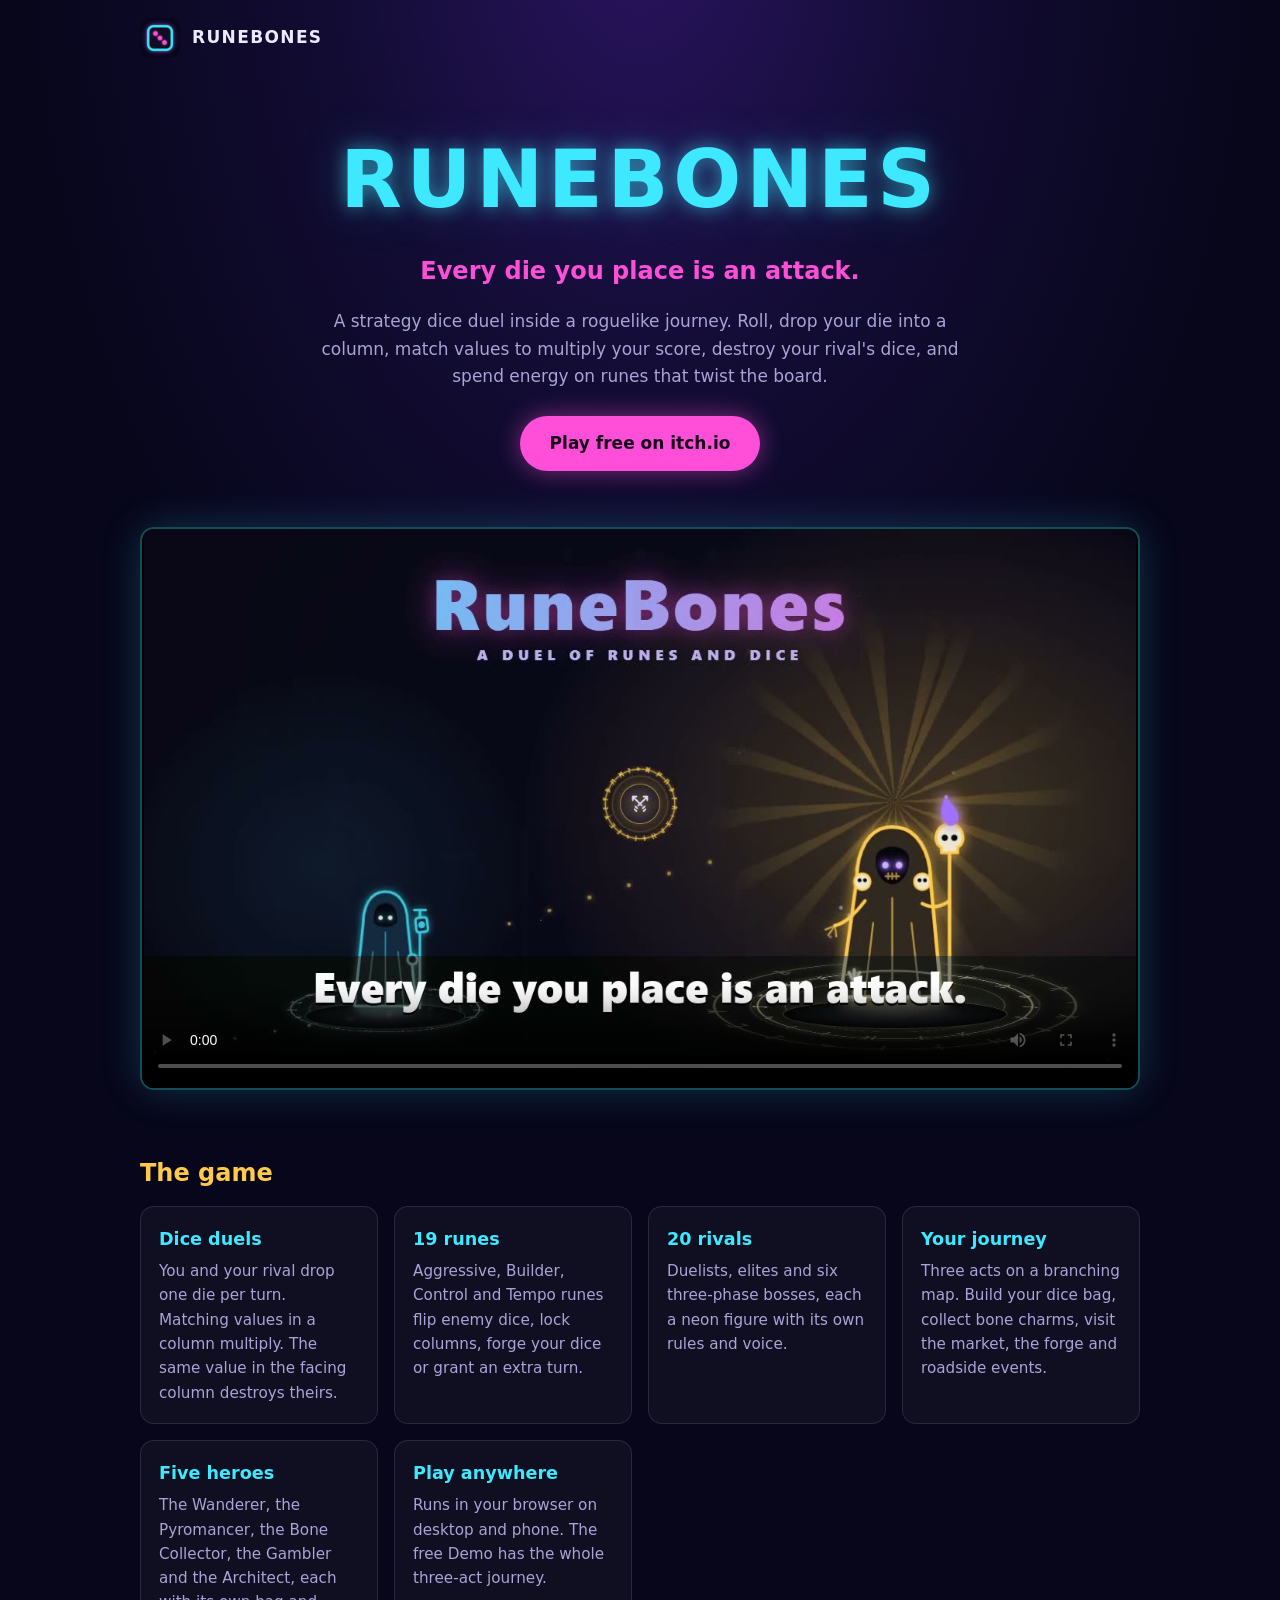
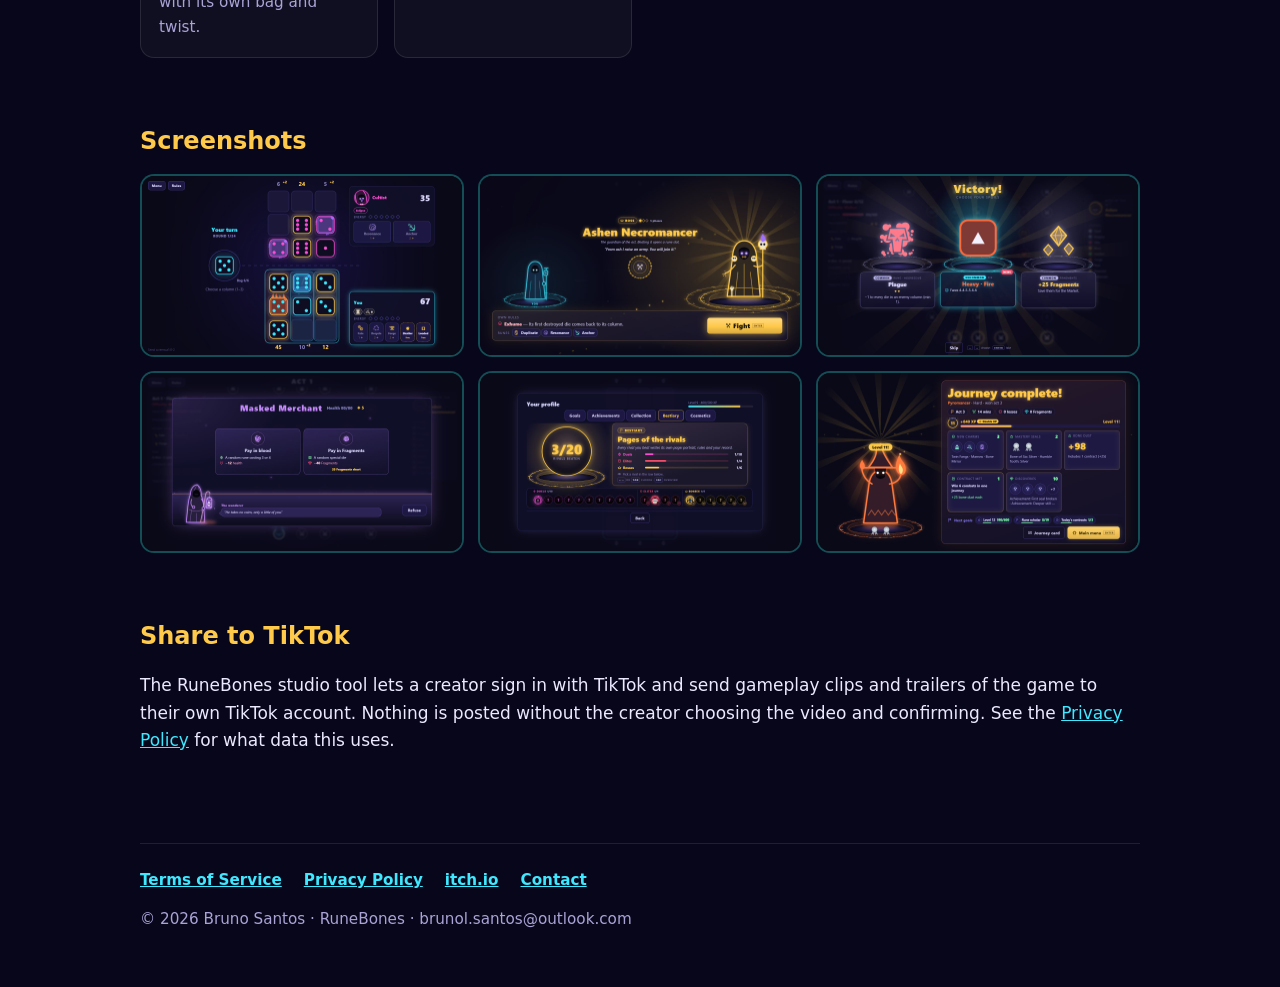
<file: index.html>
<!doctype html>
<html lang="en">
  <head>
    <meta charset="utf-8" />
    <meta name="viewport" content="width=device-width, initial-scale=1" />
    <title>RuneBones: a neon dice-and-rune roguelike</title>
    <meta name="description" content="RuneBones is a strategy dice duel roguelike: place dice, destroy your rival's, cast runes and cross a three-act journey. Play free in your browser." />
    <meta property="og:title" content="RuneBones" />
    <meta property="og:description" content="Every die you place is an attack. A neon dice-and-rune roguelike." />
    <meta property="og:image" content="https://paulissta.github.io/runebones/assets/trailer-poster.jpg" />
    <link rel="icon" type="image/png" href="assets/favicon.png" />
    <link rel="apple-touch-icon" href="assets/icon-180.png" />
    <link rel="stylesheet" href="style.css" />
  </head>
  <body>
    <div class="wrap">
      <header class="top">
        <img src="assets/icon-180.png" alt="" />
        <a href="./">RUNEBONES</a>
      </header>

      <main>
        <div class="hero">
          <h1>RUNEBONES</h1>
          <p class="tag">Every die you place is an attack.</p>
          <p class="lead">
            A strategy dice duel inside a roguelike journey. Roll, drop your die into a column, match values to multiply your
            score, destroy your rival's dice, and spend energy on runes that twist the board.
          </p>
          <a class="cta" href="https://paulissta.itch.io/runebones">Play free on itch.io</a>
        </div>

        <section aria-label="Trailer">
          <video controls preload="metadata" playsinline poster="assets/trailer-poster.jpg">
            <source src="assets/trailer.mp4" type="video/mp4" />
          </video>
        </section>

        <section>
          <h2>The game</h2>
          <div class="features">
            <div class="card">
              <h3>Dice duels</h3>
              <p>You and your rival drop one die per turn. Matching values in a column multiply. The same value in the facing column destroys theirs.</p>
            </div>
            <div class="card">
              <h3>19 runes</h3>
              <p>Aggressive, Builder, Control and Tempo runes flip enemy dice, lock columns, forge your dice or grant an extra turn.</p>
            </div>
            <div class="card">
              <h3>20 rivals</h3>
              <p>Duelists, elites and six three-phase bosses, each a neon figure with its own rules and voice.</p>
            </div>
            <div class="card">
              <h3>Your journey</h3>
              <p>Three acts on a branching map. Build your dice bag, collect bone charms, visit the market, the forge and roadside events.</p>
            </div>
            <div class="card">
              <h3>Five heroes</h3>
              <p>The Wanderer, the Pyromancer, the Bone Collector, the Gambler and the Architect, each with its own bag and twist.</p>
            </div>
            <div class="card">
              <h3>Play anywhere</h3>
              <p>Runs in your browser on desktop and phone. The free Demo has the whole three-act journey.</p>
            </div>
          </div>
        </section>

        <section>
          <h2>Screenshots</h2>
          <div class="shots">
            <img src="assets/shots/match-showcase.jpg" alt="A dice duel against a rival" loading="lazy" />
            <img src="assets/shots/encounter-boss.jpg" alt="A boss encounter card" loading="lazy" />
            <img src="assets/shots/reward-combat.jpg" alt="Choosing a reward after a fight" loading="lazy" />
            <img src="assets/shots/event.jpg" alt="A roadside event with the hooded wanderer" loading="lazy" />
            <img src="assets/shots/book-bestiary.jpg" alt="The Bestiary" loading="lazy" />
            <img src="assets/shots/end-won.jpg" alt="The end of a won journey" loading="lazy" />
          </div>
        </section>

        <section>
          <h2>Share to TikTok</h2>
          <p>
            The RuneBones studio tool lets a creator sign in with TikTok and send gameplay clips and trailers of the game to their
            own TikTok account. Nothing is posted without the creator choosing the video and confirming. See the
            <a href="privacy.html">Privacy Policy</a> for what data this uses.
          </p>
        </section>
      </main>

      <footer>
        <nav>
          <a href="terms.html">Terms of Service</a>
          <a href="privacy.html">Privacy Policy</a>
          <a href="https://paulissta.itch.io/runebones">itch.io</a>
          <a href="mailto:brunol.santos@outlook.com">Contact</a>
        </nav>
        <p>© 2026 Bruno Santos · RuneBones · brunol.santos@outlook.com</p>
      </footer>
    </div>
  </body>
</html>
</file>
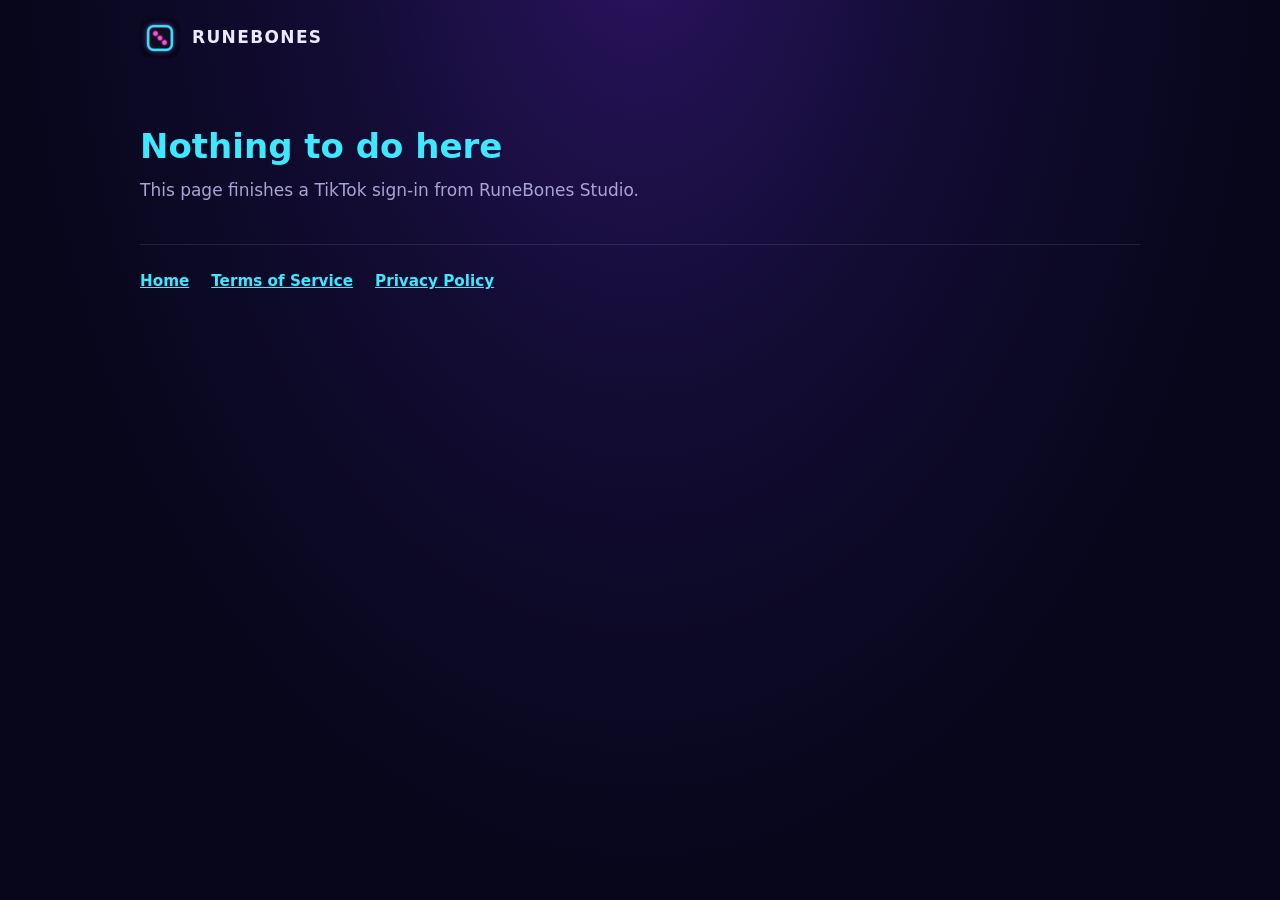
<file: callback.html>
<!doctype html>
<html lang="en">
  <head>
    <meta charset="utf-8" />
    <meta name="viewport" content="width=device-width, initial-scale=1" />
    <meta name="robots" content="noindex" />
    <title>Connecting to TikTok · RuneBones</title>
    <link rel="icon" type="image/png" href="assets/favicon.png" />
    <link rel="stylesheet" href="style.css" />
  </head>
  <body>
    <div class="wrap">
      <header class="top">
        <img src="assets/icon-180.png" alt="" />
        <a href="./">RUNEBONES</a>
      </header>
      <main class="doc">
        <h1 id="title">Returning to RuneBones Studio…</h1>
        <p id="msg" class="date">TikTok sent you back here. Handing the sign-in over to the RuneBones Studio app on this computer.</p>
      </main>
      <footer>
        <nav>
          <a href="./">Home</a>
          <a href="terms.html">Terms of Service</a>
          <a href="privacy.html">Privacy Policy</a>
        </nav>
      </footer>
    </div>
    <script>
      // TikTok Login Kit (Web) redirects here with ?code&state (or ?error). The RuneBones Studio
      // tool runs on this computer; its port travels inside `state` as "<port>.<random>".
      (function () {
        var q = new URLSearchParams(location.search);
        var state = q.get('state') || '';
        var port = /^(\d{4,5})\./.test(state) ? state.split('.')[0] : '3455';
        if (!q.get('code') && !q.get('error')) {
          document.getElementById('title').textContent = 'Nothing to do here';
          document.getElementById('msg').textContent = 'This page finishes a TikTok sign-in from RuneBones Studio.';
          return;
        }
        setTimeout(function () {
          location.replace('http://127.0.0.1:' + port + '/callback' + location.search);
        }, 1200);
      })();
    </script>
  </body>
</html>
</file>
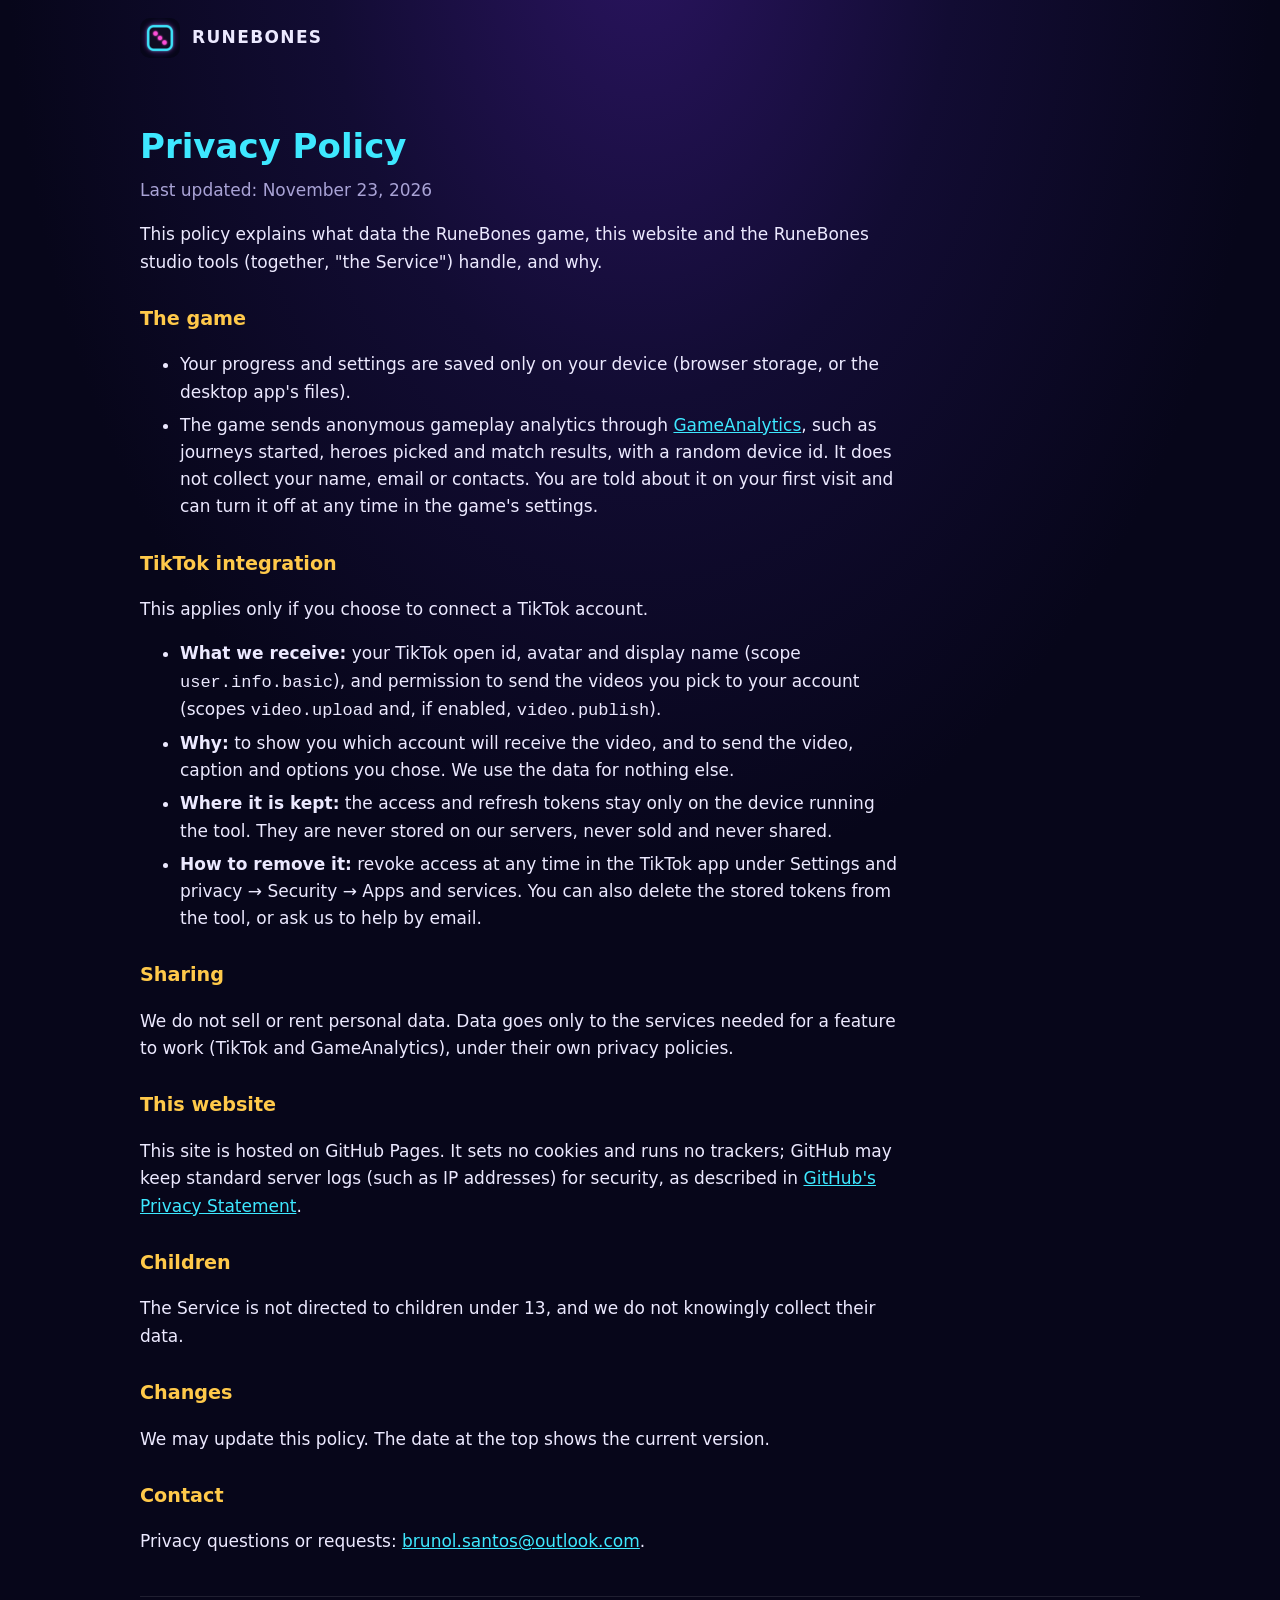
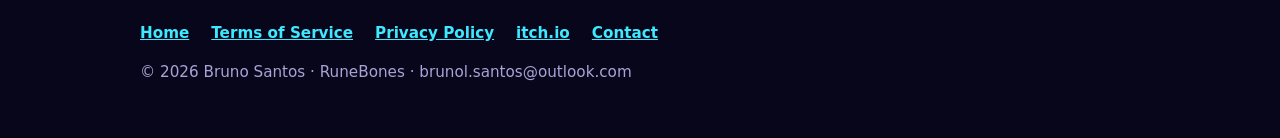
<file: privacy.html>
<!doctype html>
<html lang="en">
  <head>
    <meta charset="utf-8" />
    <meta name="viewport" content="width=device-width, initial-scale=1" />
    <title>Privacy Policy · RuneBones</title>
    <link rel="icon" type="image/png" href="assets/favicon.png" />
    <link rel="stylesheet" href="style.css" />
  </head>
  <body>
    <div class="wrap">
      <header class="top">
        <img src="assets/icon-180.png" alt="" />
        <a href="./">RUNEBONES</a>
      </header>
      <main class="doc">
        <h1>Privacy Policy</h1>
        <p class="date">Last updated: November 23, 2026</p>
        <p>This policy explains what data the RuneBones game, this website and the RuneBones studio tools (together, "the Service") handle, and why.</p>
        <h2>The game</h2>
        <ul>
          <li>Your progress and settings are saved only on your device (browser storage, or the desktop app's files).</li>
          <li>The game sends anonymous gameplay analytics through <a href="https://gameanalytics.com/privacy">GameAnalytics</a>, such as journeys started, heroes picked and match results, with a random device id. It does not collect your name, email or contacts. You are told about it on your first visit and can turn it off at any time in the game's settings.</li>
        </ul>
        <h2>TikTok integration</h2>
        <p>This applies only if you choose to connect a TikTok account.</p>
        <ul>
          <li><strong>What we receive:</strong> your TikTok open id, avatar and display name (scope <code>user.info.basic</code>), and permission to send the videos you pick to your account (scopes <code>video.upload</code> and, if enabled, <code>video.publish</code>).</li>
          <li><strong>Why:</strong> to show you which account will receive the video, and to send the video, caption and options you chose. We use the data for nothing else.</li>
          <li><strong>Where it is kept:</strong> the access and refresh tokens stay only on the device running the tool. They are never stored on our servers, never sold and never shared.</li>
          <li><strong>How to remove it:</strong> revoke access at any time in the TikTok app under Settings and privacy → Security → Apps and services. You can also delete the stored tokens from the tool, or ask us to help by email.</li>
        </ul>
        <h2>Sharing</h2>
        <p>We do not sell or rent personal data. Data goes only to the services needed for a feature to work (TikTok and GameAnalytics), under their own privacy policies.</p>
        <h2>This website</h2>
        <p>This site is hosted on GitHub Pages. It sets no cookies and runs no trackers; GitHub may keep standard server logs (such as IP addresses) for security, as described in <a href="https://docs.github.com/en/site-policy/privacy-policies/github-general-privacy-statement">GitHub's Privacy Statement</a>.</p>
        <h2>Children</h2>
        <p>The Service is not directed to children under 13, and we do not knowingly collect their data.</p>
        <h2>Changes</h2>
        <p>We may update this policy. The date at the top shows the current version.</p>
        <h2>Contact</h2>
        <p>Privacy questions or requests: <a href="mailto:brunol.santos@outlook.com">brunol.santos@outlook.com</a>.</p>
      </main>
      <footer>
        <nav>
          <a href="./">Home</a>
          <a href="terms.html">Terms of Service</a>
          <a href="privacy.html">Privacy Policy</a>
          <a href="https://paulissta.itch.io/runebones">itch.io</a>
          <a href="mailto:brunol.santos@outlook.com">Contact</a>
        </nav>
        <p>© 2026 Bruno Santos · RuneBones · brunol.santos@outlook.com</p>
      </footer>
    </div>
  </body>
</html>
</file>
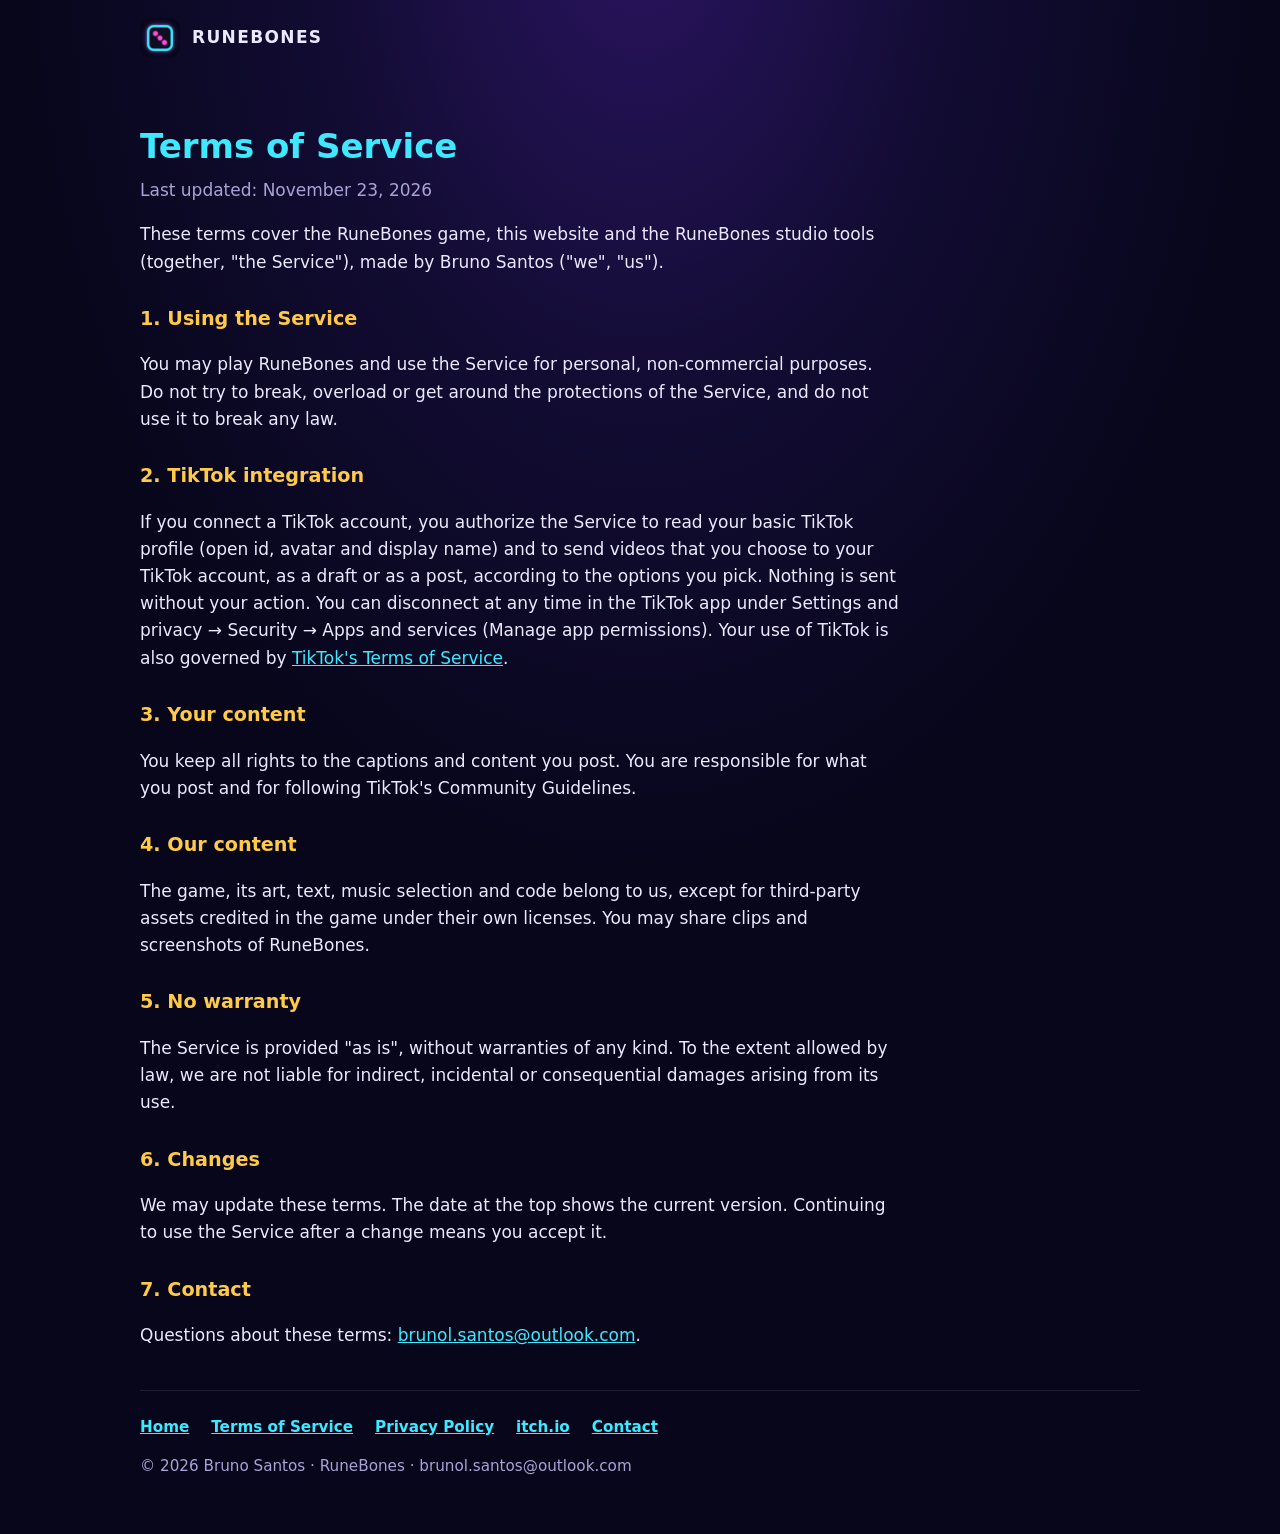
<file: terms.html>
<!doctype html>
<html lang="en">
  <head>
    <meta charset="utf-8" />
    <meta name="viewport" content="width=device-width, initial-scale=1" />
    <title>Terms of Service · RuneBones</title>
    <link rel="icon" type="image/png" href="assets/favicon.png" />
    <link rel="stylesheet" href="style.css" />
  </head>
  <body>
    <div class="wrap">
      <header class="top">
        <img src="assets/icon-180.png" alt="" />
        <a href="./">RUNEBONES</a>
      </header>
      <main class="doc">
        <h1>Terms of Service</h1>
        <p class="date">Last updated: November 23, 2026</p>
        <p>These terms cover the RuneBones game, this website and the RuneBones studio tools (together, "the Service"), made by Bruno Santos ("we", "us").</p>
        <h2>1. Using the Service</h2>
        <p>You may play RuneBones and use the Service for personal, non-commercial purposes. Do not try to break, overload or get around the protections of the Service, and do not use it to break any law.</p>
        <h2>2. TikTok integration</h2>
        <p>If you connect a TikTok account, you authorize the Service to read your basic TikTok profile (open id, avatar and display name) and to send videos that you choose to your TikTok account, as a draft or as a post, according to the options you pick. Nothing is sent without your action. You can disconnect at any time in the TikTok app under Settings and privacy → Security → Apps and services (Manage app permissions). Your use of TikTok is also governed by <a href="https://www.tiktok.com/legal/terms-of-service">TikTok's Terms of Service</a>.</p>
        <h2>3. Your content</h2>
        <p>You keep all rights to the captions and content you post. You are responsible for what you post and for following TikTok's Community Guidelines.</p>
        <h2>4. Our content</h2>
        <p>The game, its art, text, music selection and code belong to us, except for third-party assets credited in the game under their own licenses. You may share clips and screenshots of RuneBones.</p>
        <h2>5. No warranty</h2>
        <p>The Service is provided "as is", without warranties of any kind. To the extent allowed by law, we are not liable for indirect, incidental or consequential damages arising from its use.</p>
        <h2>6. Changes</h2>
        <p>We may update these terms. The date at the top shows the current version. Continuing to use the Service after a change means you accept it.</p>
        <h2>7. Contact</h2>
        <p>Questions about these terms: <a href="mailto:brunol.santos@outlook.com">brunol.santos@outlook.com</a>.</p>
      </main>
      <footer>
        <nav>
          <a href="./">Home</a>
          <a href="terms.html">Terms of Service</a>
          <a href="privacy.html">Privacy Policy</a>
          <a href="https://paulissta.itch.io/runebones">itch.io</a>
          <a href="mailto:brunol.santos@outlook.com">Contact</a>
        </nav>
        <p>© 2026 Bruno Santos · RuneBones · brunol.santos@outlook.com</p>
      </footer>
    </div>
  </body>
</html>
</file>
<file: style.css>
:root {
  --bg: #07061a;
  --panel: #120c33;
  --ink: #ece9ff;
  --muted: #a9a3d6;
  --cyan: #3ee8ff;
  --pink: #ff4fd8;
  --gold: #ffc94a;
  color-scheme: dark;
}
* { box-sizing: border-box; }
body {
  margin: 0;
  background: radial-gradient(ellipse at 50% -10%, #2a1460 0%, var(--panel) 35%, var(--bg) 70%) fixed, var(--bg);
  color: var(--ink);
  font: 17px/1.6 system-ui, -apple-system, "Segoe UI", Roboto, sans-serif;
}
a { color: var(--cyan); }
.wrap { max-width: 1040px; margin: 0 auto; padding-inline: 20px; }
header.top { display: flex; align-items: center; gap: 12px; padding-block: 18px; }
header.top img { width: 40px; height: 40px; border-radius: 10px; }
header.top a { color: var(--ink); text-decoration: none; font-weight: 800; letter-spacing: 0.08em; }
.hero { text-align: center; padding-block: 40px 24px; }
.hero h1 {
  margin: 0;
  font-size: clamp(2.6rem, 9vw, 5rem);
  letter-spacing: 0.06em;
  color: var(--cyan);
  text-shadow: 0 0 18px #3ee8ff88, 0 0 48px #3ee8ff44;
}
.hero .tag { margin: 8px 0 0; font-size: clamp(1.1rem, 3.5vw, 1.5rem); color: var(--pink); font-weight: 700; }
.hero .lead { max-width: 640px; margin: 18px auto 0; color: var(--muted); }
.cta {
  display: inline-block;
  margin-top: 26px;
  padding: 14px 30px;
  border-radius: 999px;
  background: var(--pink);
  color: #16051a;
  font-weight: 800;
  text-decoration: none;
  box-shadow: 0 0 24px #ff4fd877;
}
.cta:hover { filter: brightness(1.1); }
video, .shots img {
  display: block;
  width: 100%;
  max-width: 100%;
  aspect-ratio: 16 / 9;
  border-radius: 14px;
  border: 2px solid #3ee8ff55;
  background: #000;
}
video { box-shadow: 0 0 40px #3ee8ff33; }
section { padding-block: 32px; }
h2 { color: var(--gold); margin: 0 0 14px; font-size: 1.5rem; }
.features { display: grid; grid-template-columns: repeat(auto-fit, minmax(230px, 1fr)); gap: 16px; }
.card { background: #ffffff0a; border: 1px solid #ffffff1a; border-radius: 14px; padding: 18px; }
.card h3 { margin: 0 0 6px; color: var(--cyan); font-size: 1.1rem; }
.card p { margin: 0; color: var(--muted); font-size: 0.95rem; }
.shots { display: grid; grid-template-columns: repeat(auto-fit, minmax(280px, 1fr)); gap: 14px; }
footer {
  margin-top: 40px;
  border-top: 1px solid #ffffff1a;
  padding-block: 24px 40px;
  color: var(--muted);
  font-size: 0.95rem;
}
footer nav { display: flex; flex-wrap: wrap; gap: 8px 22px; margin-bottom: 8px; }
footer nav a { font-weight: 700; }
.doc { max-width: 760px; padding-block: 20px 0; }
.doc h1 { color: var(--cyan); margin-bottom: 4px; }
.doc .date { color: var(--muted); margin-top: 0; }
.doc h2 { font-size: 1.2rem; margin-top: 28px; }
.doc li { margin-bottom: 6px; }
</file>
